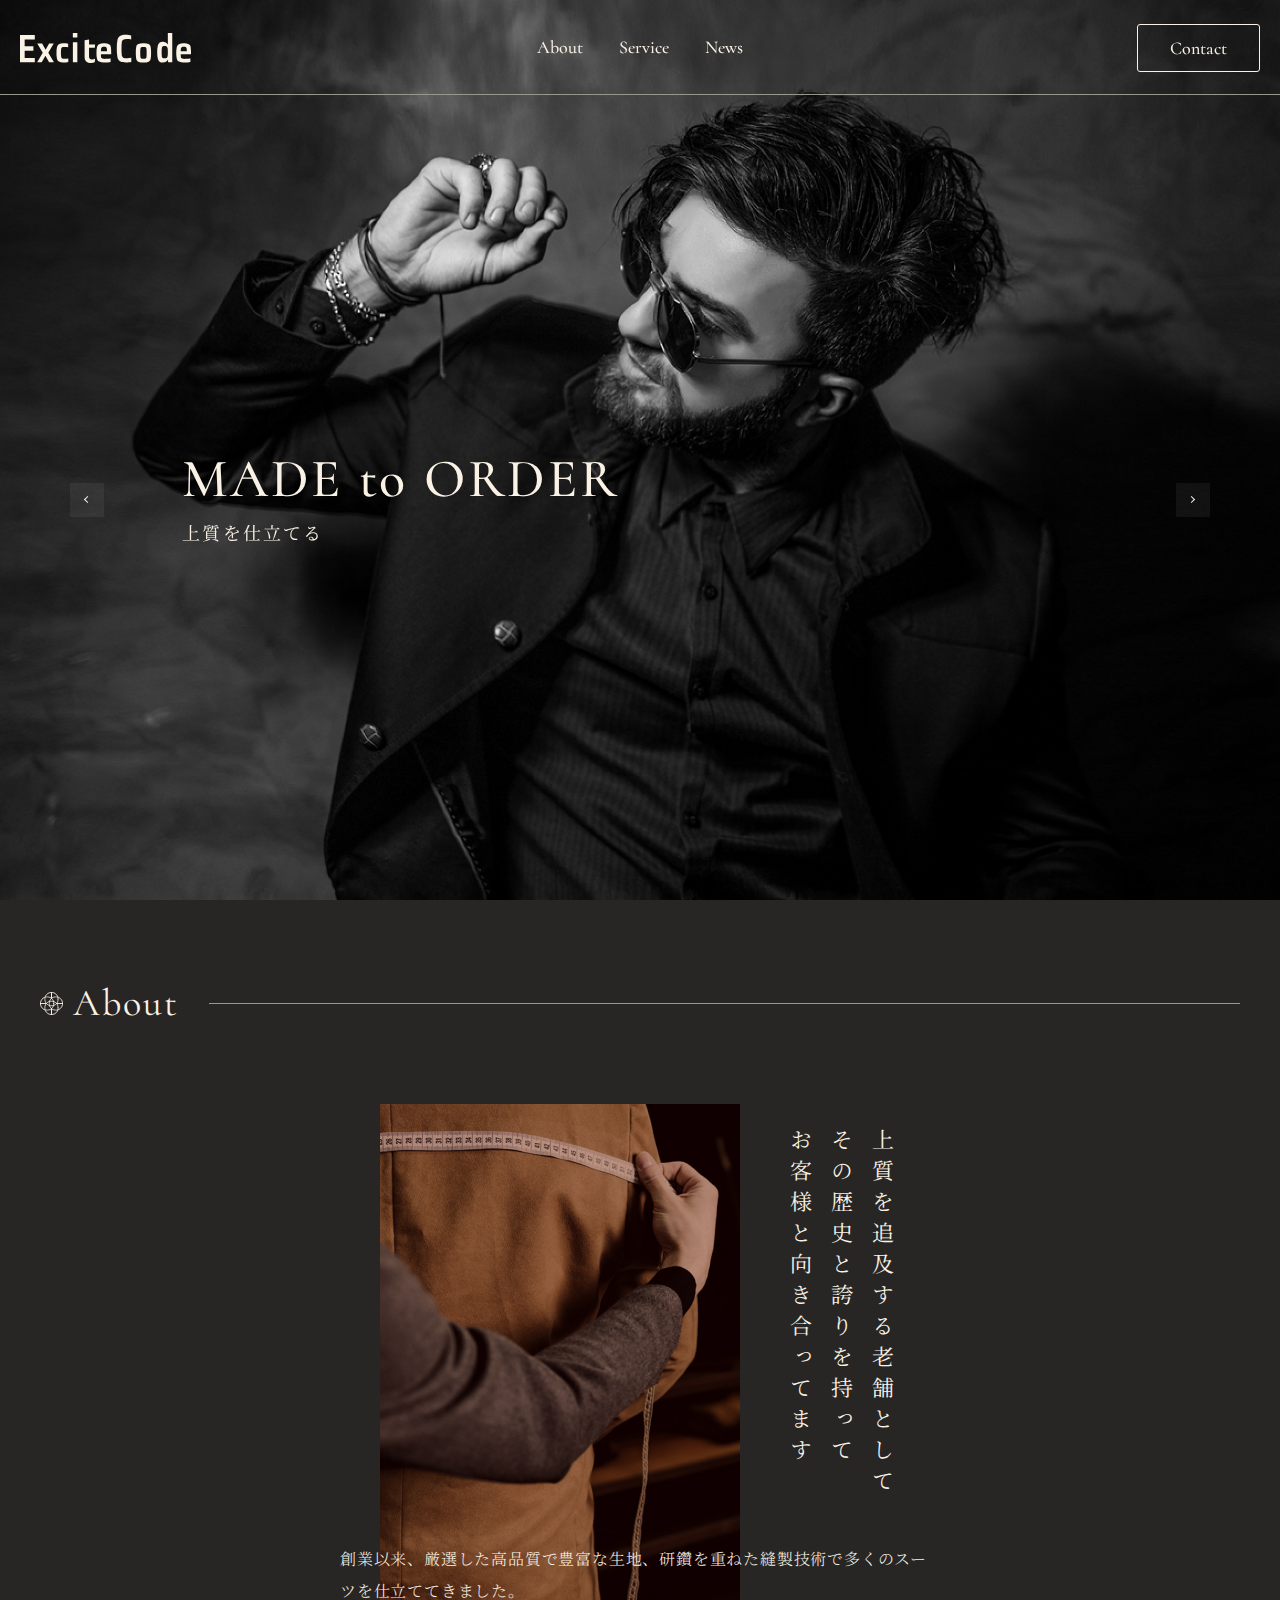
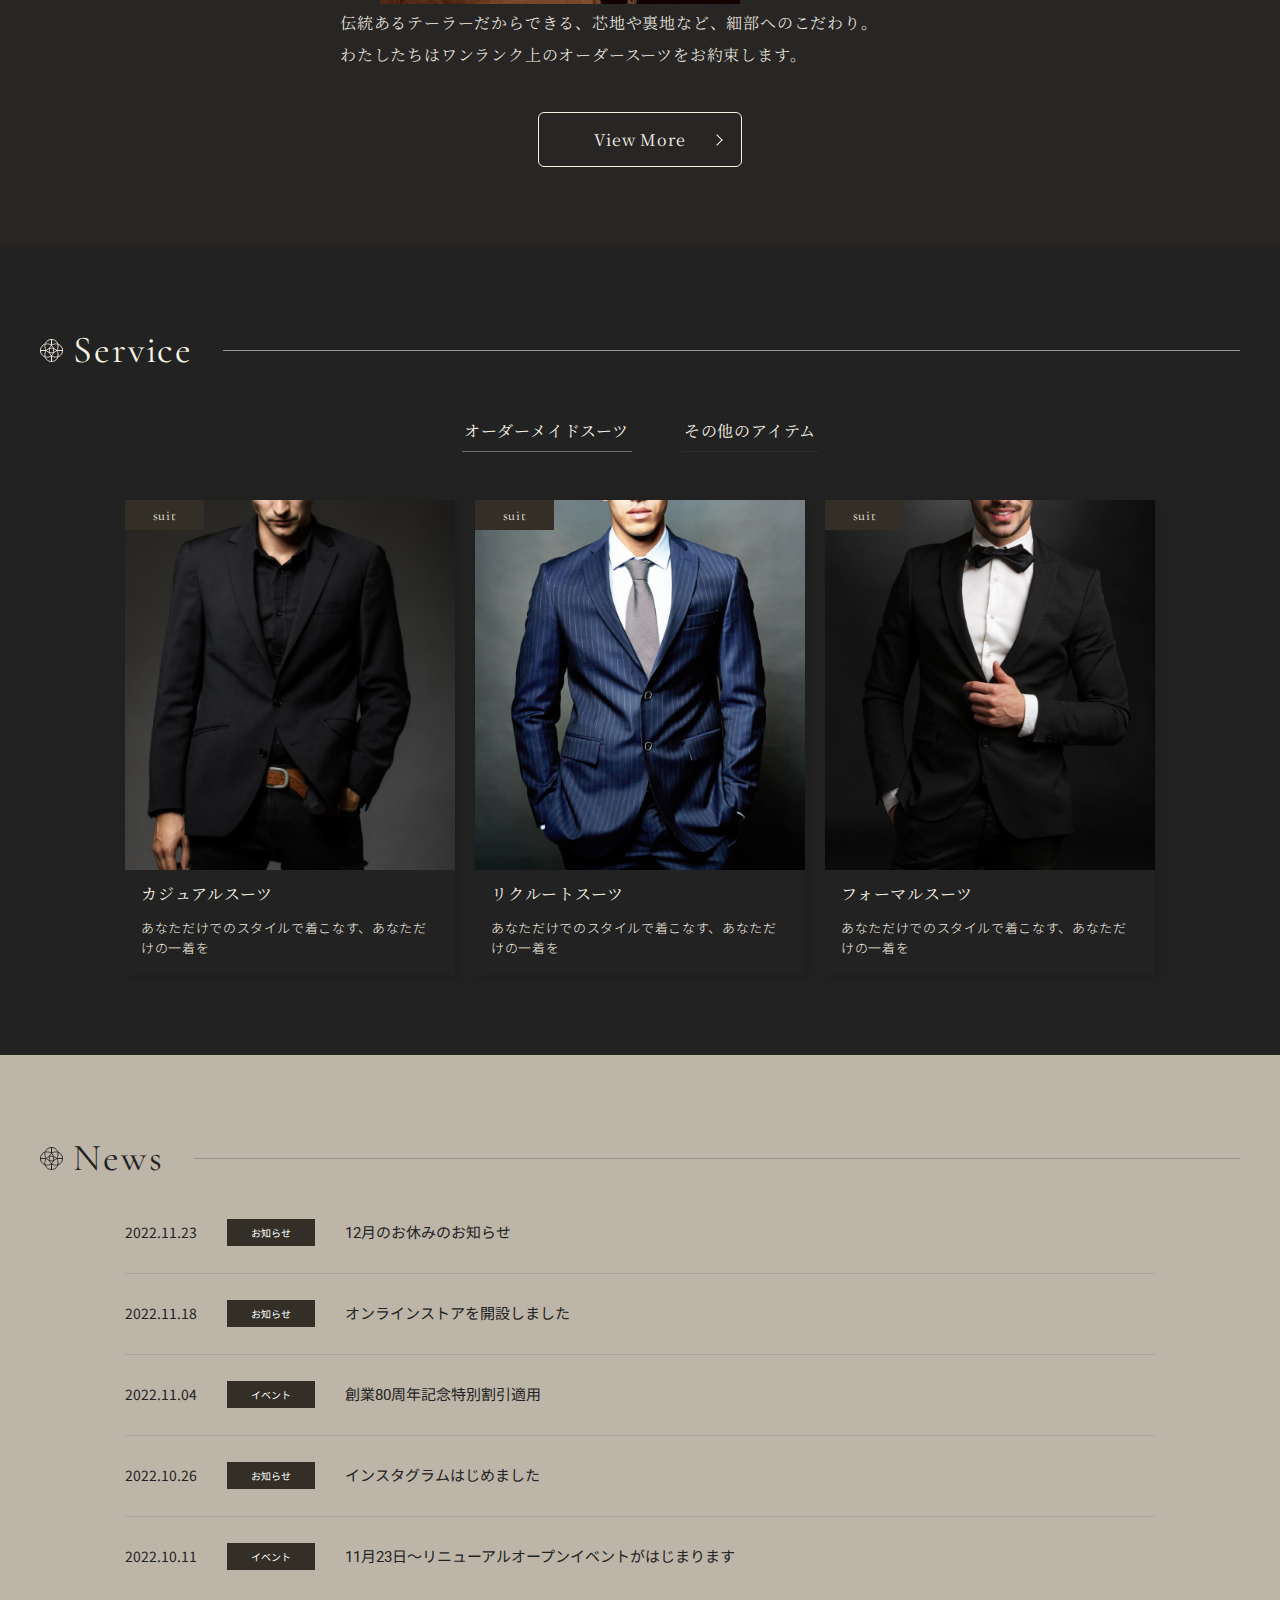
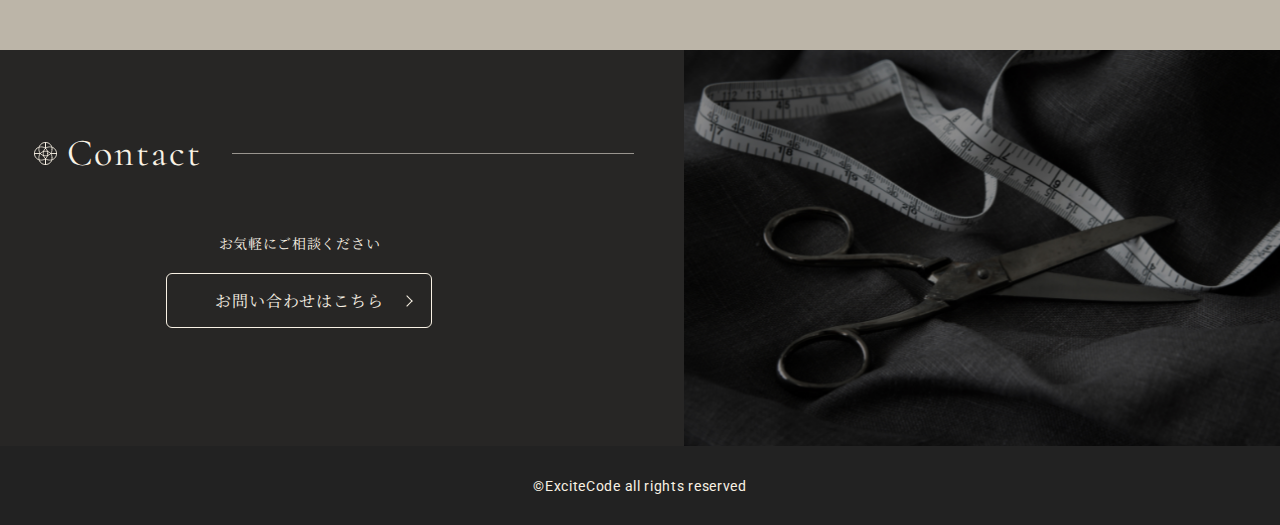
<file: index.html>
<!DOCTYPE html>
<html lang="ja">

<head>
  <meta name="robots" content="noindex,nofollow">
  <meta charset="UTF-8">
  <meta name="viewport" content="width=device-width,initial-scale=1.0">
  <meta name="format-detection" content="telephone=no">
  <!-- meta情報 -->
  <title>ExciteCode4</title>
  <meta name="description" content="ExciteCodeは、伝統あるテーラーだからできる、芯地や裏地など、細部へこだわります。わたしたちはワンランク上のオーダースーツをお約束します。">
  <meta name="keywords" content="ExciteCode,オーダーメイドスーツ,ネクタイ">
  <!-- ogp -->
  <meta property="og:title" content="ExciteCode4">
  <meta property="og:type" content="website">
  <meta property="og:url" content="https://akihiro-210.com/test.akihiro-210.com/test-1/">
  <meta property="og:image" content="https://akihiro-210.com/test.akihiro-210.com/test-1/images/fv-img1.jpg">
  <meta property="og:site_name" content="ExciteCode4">
  <meta property="og:description" content="ExciteCodeは、伝統あるテーラーだからできる、芯地や裏地など、細部へこだわります。わたしたちはワンランク上のオーダースーツをお約束します。">
  <meta name="twitter:card" content="summary">
  <!-- ファビコン -->
  <link rel="icon" href="./images/favicon.ico">

  <!-- Google Fonts -->
  <link rel="preconnect" href="https://fonts.googleapis.com">
  <link rel="preconnect" href="https://fonts.gstatic.com" crossorigin>
  <link href="https://fonts.googleapis.com/css2?family=Cormorant:ital,wght@0,300..700;1,300..700&family=Noto+Sans+JP:wght@100..900&family=Noto+Serif+JP:wght@200..900&family=Roboto:ital,wdth,wght@0,75..100,100..900;1,75..100,100..900&display=swap" rel="stylesheet">
  <!-- css -->
  <link rel="stylesheet" href="https://cdn.jsdelivr.net/npm/swiper@8/swiper-bundle.min.css">
  <link rel="stylesheet" href="./css/style.css">

  <!-- JavaScript -->
  <script src="https://code.jquery.com/jquery-3.6.1.min.js" integrity="sha256-o88AwQnZB+VDvE9tvIXrMQaPlFFSUTR+nldQm1LuPXQ=" crossorigin="anonymous" defer></script>
  <script src="https://cdn.jsdelivr.net/npm/swiper@8/swiper-bundle.min.js" defer></script>
  <script src="./js/script.js" defer></script>
</head>

<body>
  <header class="header js-header">
    <div class="header__inner">
      <h1 class="header__name"><a href="./index.html"><img class="header__logo" src="./images/icon-img.svg" alt="ExciteCode"></a></h1>
      <nav class="header__nav md-none">
        <ul class="header__items">
          <li class="header__item"><a href="#about" class="nav__item header__link">About</a></li>
          <li class="header__item"><a href="#service" class="nav__item header__link">Service</a></li>
          <li class="header__item"><a href="#news" class="nav__item header__link">News</a></li>
        </ul>
      </nav>
      <a href="./contact.html" class="header__link header__link--contact md-none">Contact</a>
    </div>

    <!-- hamburger menu -->
    <button class="hamburger js-hamburger md-show" aria-label="drawer-menu-open">
      <span></span>
      <span></span>
      <span></span>
    </button>

    <!-- drawer menu -->
    <div class="drawer-menu js-drawer">
      <div class="drawer-menu__inner">
        <ul class="drawer-menu__items">
          <li class="drawer-menu__item"><a href="#about" class="drawer-menu__link drawer-menu__icon">About</a></li>
          <li class="drawer-menu__item"><a href="#service" class="drawer-menu__link drawer-menu__icon">Service</a></li>
          <li class="drawer-menu__item"><a href="#news" class="drawer-menu__link drawer-menu__icon">News</a></li>
          <li class="drawer-menu__item "><a href="./contact.html" class="drawer-menu__link drawer-menu__link--contact">Contact</a></li>
        </ul>
      </div>
    </div>
  </header>

  <main>
    <!-- ファーストビュー -->
    <div class="fv">
      <div class="fv__inner">
        <div class="fv__swiper swiper">
          <div class="swiper-wrapper">
            <div class="swiper-slide">
              <picture>
                <source srcset="./images/fv-img1.jpg" media="(min-width:768px)">
                <img src="./images/fv-sp-img1.jpg" alt="スーツを着た男性が今にもサングラスを外そうとしている様子" width="1440" height="814">
              </picture>
            </div>
            <div class="swiper-slide">
              <picture>
                <source srcset="./images/fv-img2.jpg" media="(min-width:768px)">
                <img src="./images/fv-sp-img2.jpg" alt="スーツを着た男性が腕時計を外そうとしている様子" width="1440" height="814">
              </picture>
            </div>
            <div class="swiper-slide">
              <picture>
                <source srcset="./images/fv-img3.jpg" media="(min-width:768px)">
                <img src="./images/fv-sp-img3.jpg" alt="スーツを着た男性が上着の腰の部分を握っている様子" width="1440" height="814">
              </picture>
            </div>
          </div>
          <div class="swiper-pagination"></div>
          <div class="swiper-button-prev md-none"></div>
          <div class="swiper-button-next md-none"></div>
        </div>
        <div class="fv__wrap">
          <p class="fv__text--large text">MADE&nbsp;to&nbsp;ORDER</p>
          <p class="fv__text--small text">上質を仕立てる</p>
        </div>
      </div>
    </div>

    <!-- アバウトセクション -->
    <section data-id="about" id="about" class="about">
      <div class="about__inner inner">
        <h2 class="about__title section-title">About</h2>
        <div class="about__wrap">
          <div class="about__box">
            <div class="about__box-img">
              <img src="./images/about-img.jpg" alt="メジャーを背広に当てて採寸している様子" class="about__img" loading="lazy" width="360" height="500">
            </div>
            <div class="about__box-text">
              <p class="about__text-vertical text">上質を追及する<br class="md-show">老舗として<br>その歴史と<br class="md-show">誇りを持って<br>お客様と<br class="md-show">向き合ってます</p>
            </div>
          </div>
          <p class="about__text text">創業以来、厳選した高品質で豊富な生地、研鑽を重ねた縫製技術で多くのスーツを仕立ててきました。<br>伝統あるテーラーだからできる、芯地や裏地など、細部へのこだわり。<br>わたしたちはワンランク上のオーダースーツをお約束します。</p>
          <a href="./about.html" class="about__button button">View&nbsp;More</a>
        </div>
      </div>
    </section>
    <!-- サービスセクション -->
    <section data-id="service" id="service" class="service">
      <div class="service__inner inner">
        <h2 class="service__title section-title">Service</h2>
        <div class="service__tab tab">
          <div class="tab__list">
            <button class="tab__button tab__button1 js-tab-button is-active" aria-label="tab-change">オーダーメイドスーツ</button>
            <button class="tab__button tab__button2 js-tab-button" aria-label="tab-change">その他のアイテム</button>
          </div>
          <div class="tab__contents">
            <div class="tab__content tab__content1 js-tab-content is-active">
              <ul class="service__cards">
                <li class="service__card card">
                  <div class="card__img-body">
                    <span class="card__img-tag">suit</span>
                    <img src="./images/service-suit-img1.jpg" alt="カジュアルスーツ" class="card__img" loading="lazy" width="330" height="370">
                  </div>
                  <div class="card__body">
                    <p class="card__name text">カジュアルスーツ</p>
                    <p class="card__text text">あなただけでのスタイルで着こなす、あなただけの一着を</p>
                  </div>
                </li>
                <li class="service__card card">
                  <div class="card__img-body">
                    <span class="card__img-tag">suit</span>
                    <img src="./images/service-suit-img2.jpg" alt="リクルートスーツ" class="card__img" loading="lazy" width="330" height="370">
                  </div>
                  <div class="card__body">
                    <p class="card__name text">リクルートスーツ</p>
                    <p class="card__text text">あなただけでのスタイルで着こなす、あなただけの一着を</p>
                  </div>
                </li>
                <li class="service__card card">
                  <div class="card__img-body">
                    <span class="card__img-tag">suit</span>
                    <img src="./images/service-suit-img3.jpg" alt="フォーマルスーツ" class="card__img" loading="lazy" width="330" height="370">
                  </div>
                  <div class="card__body">
                    <p class="card__name text">フォーマルスーツ</p>
                    <p class="card__text text">あなただけでのスタイルで着こなす、あなただけの一着を</p>
                  </div>
                </li>
              </ul>
            </div>
            <div class="tab__content tab__content2 js-tab-content">
              <ul class="service__cards">
                <li class="service__card card">
                  <div class="card__img-body">
                    <span class="card__img-tag">other</span>
                    <img src="./images/service-ohter-img1.jpg" alt="シューズ" class="card__img" loading="lazy" width="330" height="370">
                  </div>
                  <div class="card__body">
                    <p class="card__name text">シューズ</p>
                    <p class="card__text text">あなただけでのスタイルで着こなす、あなただけの一着を</p>
                  </div>
                </li>
                <li class="service__card card">
                  <div class="card__img-body">
                    <span class="card__img-tag">other</span>
                    <img src="./images/service-other-img2.jpg" alt="ネクタイ" class="card__img" loading="lazy" width="330" height="370">
                  </div>
                  <div class="card__body">
                    <p class="card__name text">ネクタイ</p>
                    <p class="card__text text">あなただけでのスタイルで着こなす、あなただけの一着を</p>
                  </div>
                </li>
                <li class="service__card card">
                  <div class="card__img-body">
                    <span class="card__img-tag">other</span>
                    <img src="./images/service-other-img3.jpg" alt="フォーマルバッグ" class="card__img" loading="lazy" width="330" height="370">
                  </div>
                  <div class="card__body">
                    <p class="card__name text">フォーマルバッグ</p>
                    <p class="card__text text">あなただけでのスタイルで着こなす、あなただけの一着を</p>
                  </div>
                </li>
              </ul>
            </div>
          </div>
        </div>
      </div>
    </section>
    <!-- ニュースセクション -->
    <section data-id="news" id="news" class="news">
      <div class="news__inner inner">
        <h2 class="news__title section-title-reverse">News</h2>
        <ul class="news__items">
          <li class="news__item">
            <a href="#" class="news__item-link">
              <div class="news__item-box">
                <time class="news__item-date" datetime="2022-11-23">2022.11.23</time>
                <p class="news__item-tag">お知らせ</p>
              </div>
              <p class="news__item-title">12月のお休みのお知らせ</p>
            </a>
          </li>
          <li class="news__item">
            <a href="#" class="news__item-link">
              <div class="news__item-box">
                <time class="news__item-date" datetime="2022-11-18">2022.11.18</time>
                <p class="news__item-tag">お知らせ</p>
              </div>
              <p class="news__item-title">オンラインストアを開設しました</p>
            </a>
          </li>
          <li class="news__item">
            <a href="#" class="news__item-link">
              <div class="news__item-box">
                <time class="news__item-date" datetime="2022-11-04">2022.11.04</time>
                <p class="news__item-tag">イベント</p>
              </div>
              <p class="news__item-title">創業80周年記念特別割引適用</p>
            </a>
          </li>
          <li class="news__item">
            <a href="#" class="news__item-link">
              <div class="news__item-box">
                <time class="news__item-date" datetime="2022-10-26">2022.10.26</time>
                <p class="news__item-tag">お知らせ</p>
              </div>
              <p class="news__item-title">インスタグラムはじめました</p>
            </a>
          </li>
          <li class="news__item">
            <a href="#" class="news__item-link">
              <div class="news__item-box">
                <time class="news__item-date" datetime="2022-10-11">2022.10.11</time>
                <p class="news__item-tag">イベント</p>
              </div>
              <p class="news__item-title">11月23日～リニューアルオープンイベントがはじまります</p>
            </a>
          </li>
        </ul>
      </div>
    </section>
    <!-- コンタクトセクション -->
    <section class="contact">
      <div class="contact__container1">
        <div class="contact__inner">
          <h2 class="contact__title section-title">Contact</h2>
          <div class="contact__text-box">
            <p class="contact__text text">お気軽にご相談ください</p>
            <a href="./contact.html" class="contact__button button">お問い合わせはこちら</a>
          </div>
        </div>
       </div>
       <div class="contact__container2">
       </div>
    </section>
  </main>

  <footer class="footer">
    <small class="footer__copyright">&copy;ExciteCode&nbsp;all&nbsp;rights&nbsp;reserved</small>
  </footer>

</body>

</html>
</file>
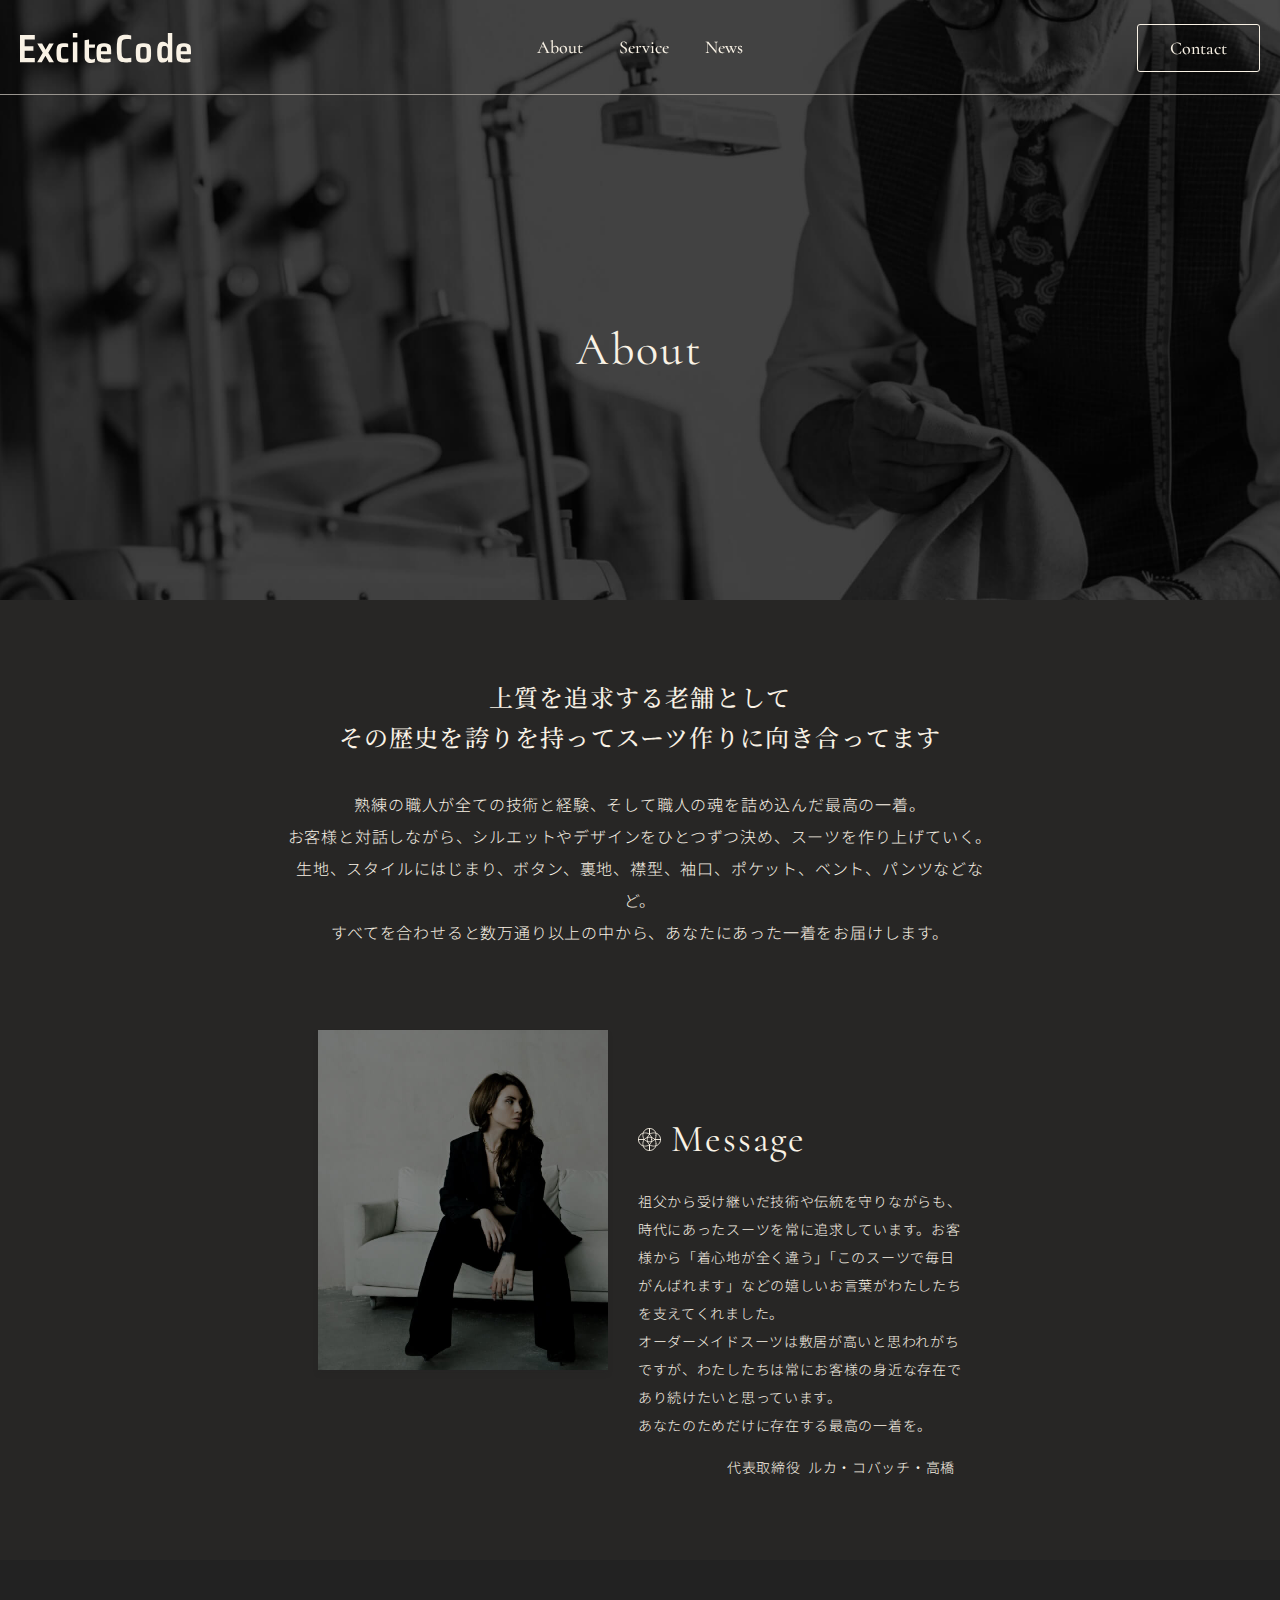
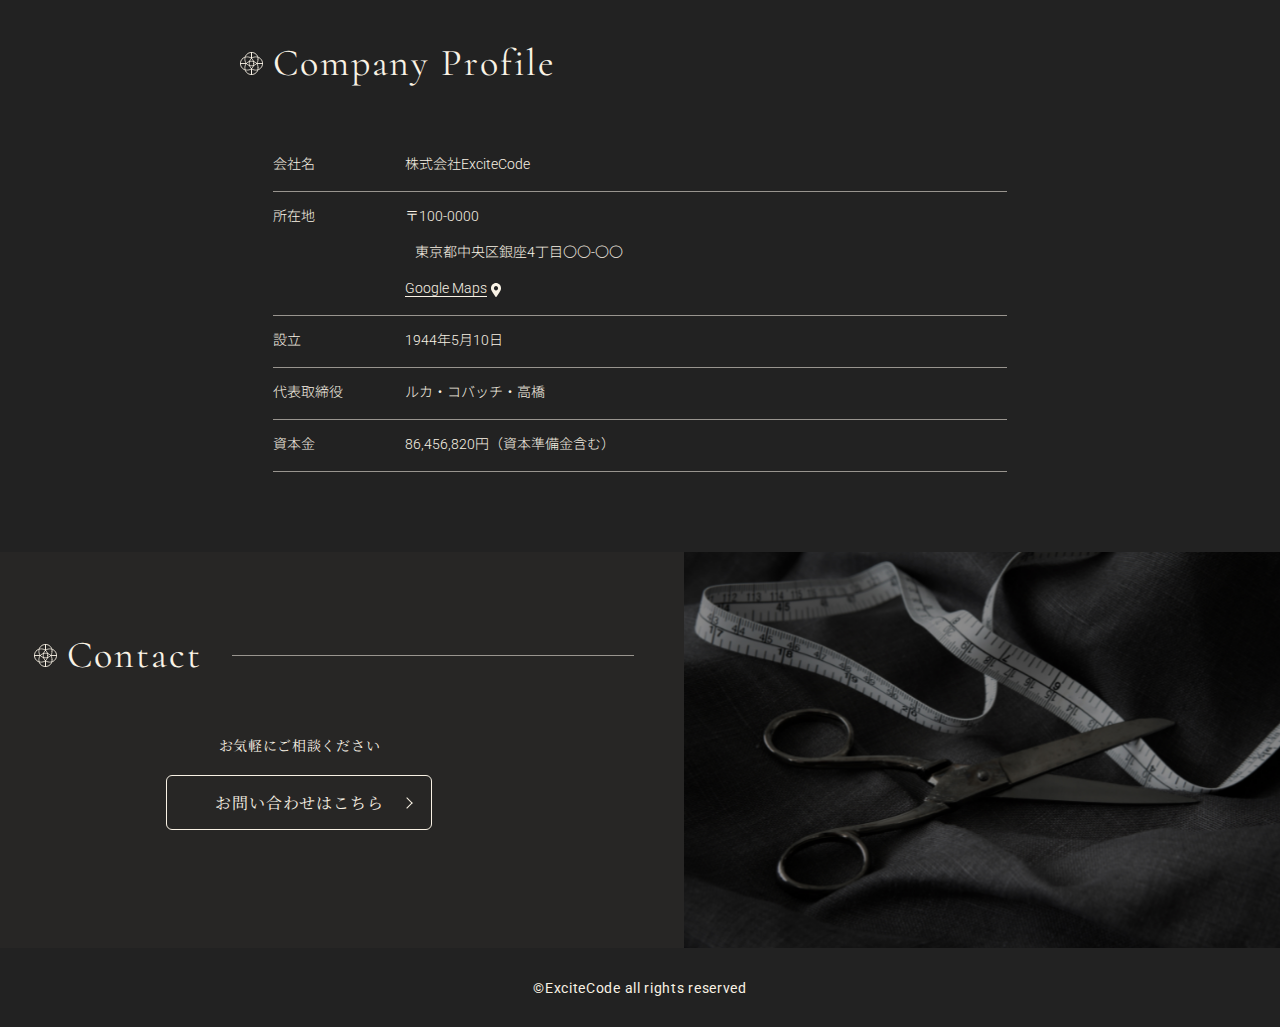
<file: about.html>
<!DOCTYPE html>
<html lang="ja">

<head>
  <meta name="robots" content="noindex,nofollow">
  <meta charset="UTF-8">
  <meta name="viewport" content="width=device-width,initial-scale=1.0">
  <meta name="format-detection" content="telephone=no">
  <!-- meta情報 -->
  <title>ExciteCode4</title>
  <meta name="description" content="ExciteCodeは、伝統あるテーラーだからできる、芯地や裏地など、細部へこだわります。わたしたちはワンランク上のオーダースーツをお約束します。">
  <meta name="keywords" content="ExciteCode,オーダーメイドスーツ,ネクタイ">
  <!-- ogp -->
  <meta property="og:title" content="ExciteCode4">
  <meta property="og:type" content="website">
  <meta property="og:url" content="https://akihiro-210.com/test.akihiro-210.com/masata-html/">
  <meta property="og:image" content="https://akihiro-210.com/test.akihiro-210.com/masata-html/images/fv-img1.jpg">
  <meta property="og:site_name" content="ExciteCode4">
  <meta property="og:description" content="ExciteCodeは、伝統あるテーラーだからできる、芯地や裏地など、細部へこだわります。わたしたちはワンランク上のオーダースーツをお約束します。">
  <meta name="twitter:card" content="summary">
  <!-- ファビコン -->
  <link rel="icon" href="./images/favicon.ico">

  <!-- Google Fonts -->
  <link rel="preconnect" href="https://fonts.googleapis.com">
  <link rel="preconnect" href="https://fonts.gstatic.com" crossorigin>
  <link href="https://fonts.googleapis.com/css2?family=Cormorant:ital,wght@0,300..700;1,300..700&family=Noto+Sans+JP:wght@100..900&family=Noto+Serif+JP:wght@200..900&family=Roboto:ital,wdth,wght@0,75..100,100..900;1,75..100,100..900&display=swap" rel="stylesheet">
  <!-- css -->
  <link rel="stylesheet" href="https://cdn.jsdelivr.net/npm/swiper@8/swiper-bundle.min.css">
  <link rel="stylesheet" href="./css/style.css">

  <!-- JavaScript -->
  <script src="https://code.jquery.com/jquery-3.6.1.min.js" integrity="sha256-o88AwQnZB+VDvE9tvIXrMQaPlFFSUTR+nldQm1LuPXQ=" crossorigin="anonymous" defer></script>
  <script src="https://cdn.jsdelivr.net/npm/swiper@8/swiper-bundle.min.js" defer></script>
  <script src="./js/script.js" defer></script>
</head>

<body>
  <header class="header js-header">
    <div class="header__inner">
      <h1 class="header__name"><a href="./index.html"><img class="header__logo" src="./images/icon-img.svg" alt="ExciteCode"></a></h1>
      <nav class="header__nav md-none">
        <ul class="header__items">
          <li class="header__item"><a href="./index.html#about" class="nav__item header__link">About</a></li>
          <li class="header__item"><a href="./index.html#service" class="nav__item header__link">Service</a></li>
          <li class="header__item"><a href="./index.html#news" class="nav__item header__link">News</a></li>
        </ul>
      </nav>
      <a href="./contact.html" class="header__link header__link--contact md-none">Contact</a>
    </div>

    <!-- hamburger menu -->
    <div class="hamburger js-hamburger md-show">
      <span></span>
      <span></span>
      <span></span>
    </div>

    <!-- drawer menu -->
    <div class="drawer-menu js-drawer">
      <div class="drawer-menu__inner">
        <ul class="drawer-menu__items">
          <li class="drawer-menu__item"><a href="./index.html#about" class="drawer-menu__link drawer-menu__icon">About</a></li>
          <li class="drawer-menu__item"><a href="./index.html#service" class="drawer-menu__link drawer-menu__icon">Service</a></li>
          <li class="drawer-menu__item"><a href="./index.html#news" class="drawer-menu__link drawer-menu__icon">News</a></li>
          <li class="drawer-menu__item "><a href="./contact.html" class="drawer-menu__link drawer-menu__link--contact">Contact</a></li>
        </ul>
      </div>
    </div>
  </header>

  <main>
    <!-- アバウトファーストビュー -->
    <div class="about-fv">
      <div class="about-fv__inner">
        <div class="about-fv__slide">
          <picture>
            <source srcset="./images/fv-about-img.jpg" media="(min-width:768px)">
            <img src="./images/fv-about-sp-img.jpg" alt="ベストを着用した男性がスーツを仕立てている様子">
          </picture>
        </div>
        <h2 class="about-fv__title text">About</h2>
      </div>
    </div>
    <!-- メッセージセクション -->
    <section class="message">
      <div class="message__inner inner-mini">
        <div class="message__textbox">
          <p class="message__heading-main text">上質を追求する老舗として<br>その歴史を誇りを持って<br class="md-show">スーツ作りに向き合ってます</p>
          <p class="message__heading-sub text">熟練の職人が全ての技術と経験、そして職人の魂を詰め込んだ最高の一着。<br>お客様と対話しながら、シルエットやデザインをひとつずつ決め、スーツを作り上げていく。<br>生地、スタイルにはじまり、ボタン、裏地、襟型、袖口、ポケット、ベント、パンツなどなど。<br>すべてを合わせると数万通り以上の中から、あなたにあった一着をお届けします。</p>
        </div>
        <div class="message__container">
          <div class="message__img">
            <img src="./images/message-img.jpg" alt="代表取締役ルカ・コバッチ・高橋の写真">
          </div>
          <div class="message__body">
            <h3 class="message__title section-title section-line-none">Message</h3>
            <p class="message__text text">祖父から受け継いだ技術や伝統を守りながらも、時代にあったスーツを常に追求しています。お客様から「着心地が全く違う」「このスーツで毎日がんばれます」などの嬉しいお言葉がわたしたちを支えてくれました。<br>オーダーメイドスーツは敷居が高いと思われがちですが、わたしたちは常にお客様の身近な存在であり続けたいと思っています。<br><span class="md-none">あなたのためだけに存在する最高の一着を。</span></p>
            <p class="message__sign text">代表取締役&nbsp;&nbsp;ルカ・コバッチ・高橋</p>
          </div>
        </div>
      </div>
    </section>
    <!-- 会社概要 -->
    <section class="company">
      <div class="company__inner inner-mini">
        <h3 class="company__title section-title section-line-none">Company&nbsp;Profile</h3>
        <ul class="company__items">
          <li class="company__item">
            <p class="company__name text">会社名</p>
            <p class="company__text text">株式会社ExciteCode</p>
          </li>
          <li class="company__item">
            <p class="company__name text">所在地</p>
            <div class="company__textbox">
              <p class="company__text text">〒100-0000</p>
              <p class="company__text-2 text">東京都中央区銀座4丁目〇〇-〇〇</p>
              <div class="company__map-icon modal-open-button js-modal-open text"><p><span class="company__map-underline">Google Maps</span></p></div>
            </div>
          </li>
          <li class="company__item">
            <p class="company__name text">設立</p>
            <p class="company__text text">1944年5月10日</p>
          </li>
          <li class="company__item">
            <p class="company__name text">代表取締役</p>
            <p class="company__text text">ルカ・コバッチ・高橋</p>
          </li>
          <li class="company__item">
            <p class="company__name text">資本金</p>
            <p class="company__text text">86,456,820円（資本準備金含む）</p>
          </li>
        </ul>
        <div class="company__modal modal js-modal">
          <div class="modal__body">
            <div class="modal__textbox">
              <p class="modal__text">株式会社ExciteCode</p>
              <span class="modal__close-button js-modal__close"></span>
            </div>
            <div class="modal__map js-modal-content">
              <iframe src="https://www.google.com/maps/embed?pb=!1m14!1m12!1m3!1d1881.5270495128932!2d139.7677244545353!3d35.69804875905409!2m3!1f0!2f0!3f0!3m2!1i1024!2i768!4f13.1!5e0!3m2!1sja!2sjp!4v1741764877402!5m2!1sja!2sjp" style="border:0;" allowfullscreen="" loading="lazy" referrerpolicy="no-referrer-when-downgrade"></iframe>
            </div>
          </div>
        </div>
      </div>
    </section>
    <!-- コンタクトセクション -->
    <section class="contact">
      <div class="contact__container1">
        <div class="contact__inner">
          <h3 class="contact__title section-title">Contact</h3>
          <div class="contact__text-box">
            <p class="contact__text text">お気軽にご相談ください</p>
            <a href="./contact.html" class="contact__button button">お問い合わせはこちら</a>
          </div>
        </div>
       </div>
       <div class="contact__container2">
       </div>
    </section>
  </main>

  <footer class="footer">
    <small class="footer__copyright">&copy;ExciteCode&nbsp;all&nbsp;rights&nbsp;reserved</small>
  </footer>

</body>

</html>
</file>
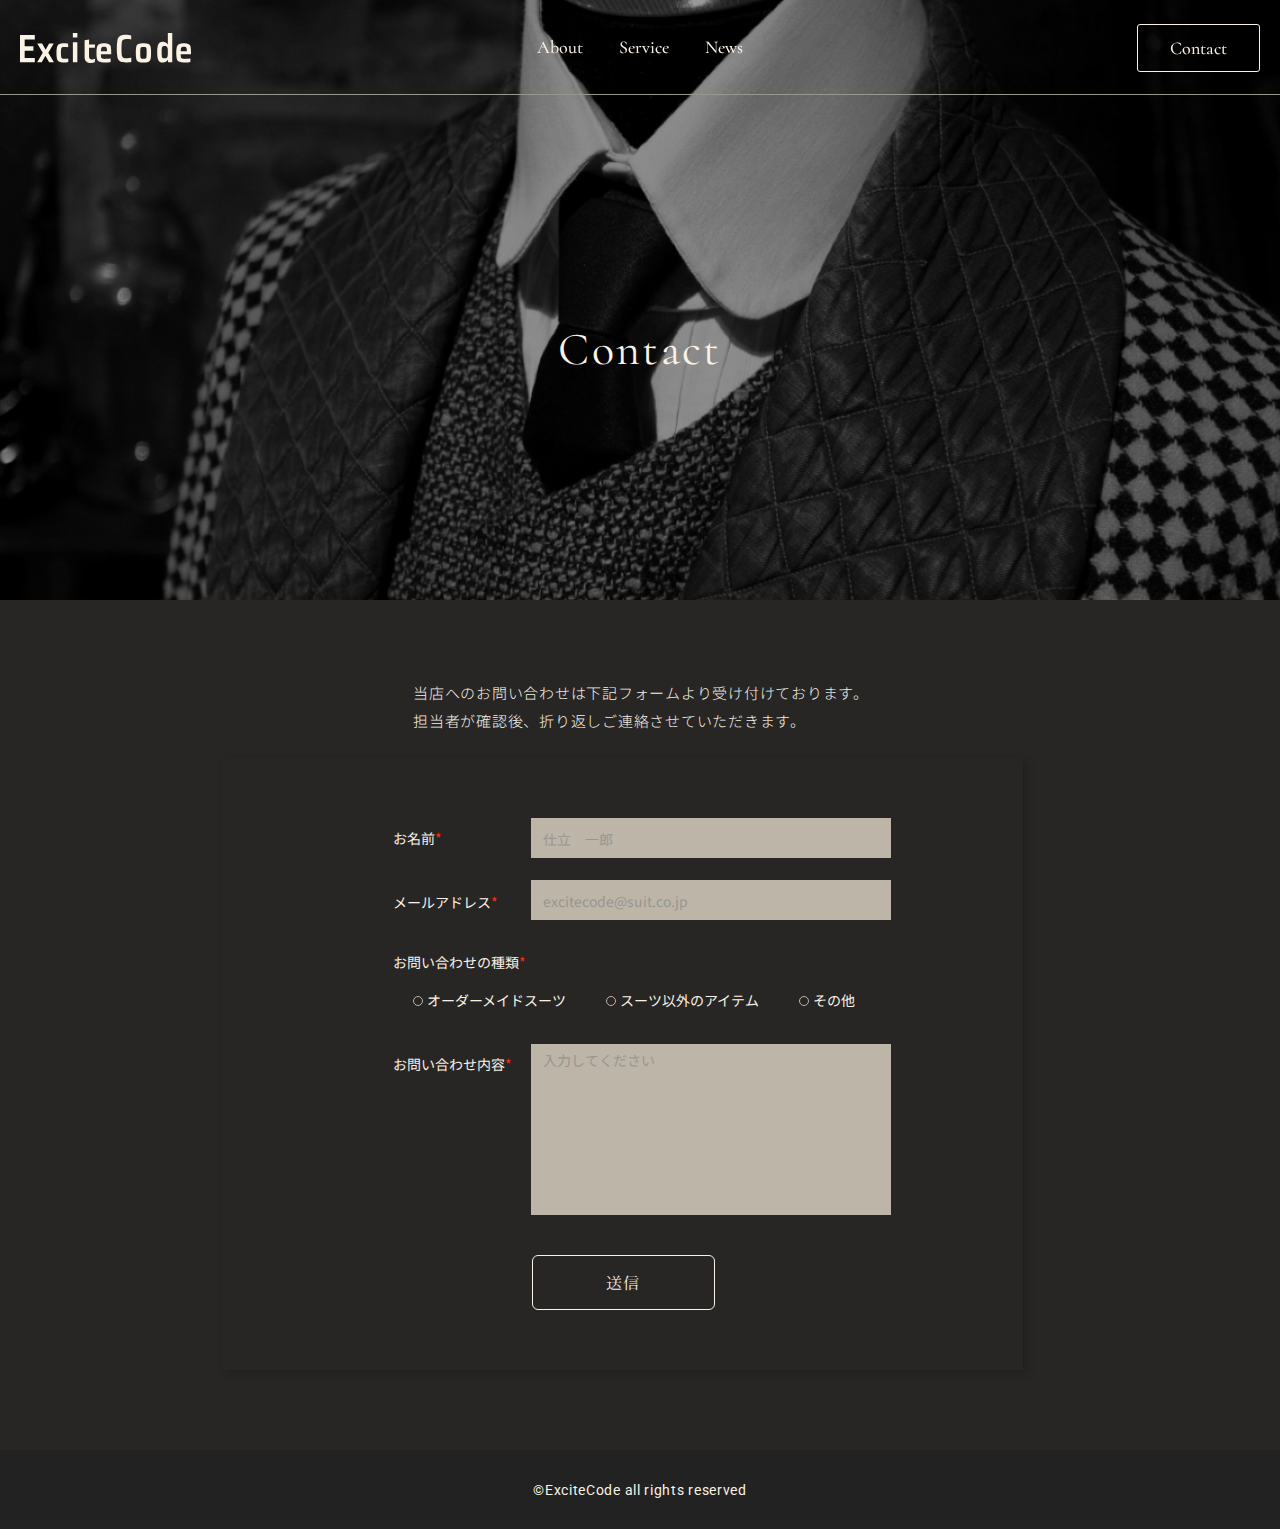
<file: contact.html>
<!DOCTYPE html>
<html lang="ja">

<head>
  <meta name="robots" content="noindex,nofollow">
  <meta charset="UTF-8">
  <meta name="viewport" content="width=device-width,initial-scale=1.0">
  <meta name="format-detection" content="telephone=no">
  <!-- meta情報 -->
  <title>ExciteCode4</title>
  <meta name="description" content="ExciteCodeは、伝統あるテーラーだからできる、芯地や裏地など、細部へこだわります。わたしたちはワンランク上のオーダースーツをお約束します。">
  <meta name="keywords" content="ExciteCode,オーダーメイドスーツ,ネクタイ">
  <!-- ogp -->
  <meta property="og:title" content="ExciteCode4">
  <meta property="og:type" content="website">
  <meta property="og:url" content="https://akihiro-210.com/test.akihiro-210.com/test-1/">
  <meta property="og:image" content="https://akihiro-210.com/test.akihiro-210.com/test-1/images/fv-img1.jpg">
  <meta property="og:site_name" content="ExciteCode4">
  <meta property="og:description" content="ExciteCodeは、伝統あるテーラーだからできる、芯地や裏地など、細部へこだわります。わたしたちはワンランク上のオーダースーツをお約束します。">
  <meta name="twitter:card" content="summary">
  <!-- ファビコン -->
  <link rel="icon" href="./images/favicon.ico">

  <!-- Google Fonts -->
  <link rel="preconnect" href="https://fonts.googleapis.com">
  <link rel="preconnect" href="https://fonts.gstatic.com" crossorigin>
  <link href="https://fonts.googleapis.com/css2?family=Cormorant:ital,wght@0,300..700;1,300..700&family=Noto+Sans+JP:wght@100..900&family=Noto+Serif+JP:wght@200..900&family=Roboto:ital,wdth,wght@0,75..100,100..900;1,75..100,100..900&display=swap" rel="stylesheet">
  <!-- css -->
  <link rel="stylesheet" href="https://cdn.jsdelivr.net/npm/swiper@8/swiper-bundle.min.css">
  <link rel="stylesheet" href="./css/style.css">

  <!-- JavaScript -->
  <script src="https://code.jquery.com/jquery-3.6.1.min.js" integrity="sha256-o88AwQnZB+VDvE9tvIXrMQaPlFFSUTR+nldQm1LuPXQ=" crossorigin="anonymous" defer></script>
  <script src="https://cdn.jsdelivr.net/npm/swiper@8/swiper-bundle.min.js" defer></script>

  <script src="./js/script.js" defer></script>
</head>

<body>
  <header class="header js-header">
    <div class="header__inner">
      <h1 class="header__name"><a href="./index.html"><img class="header__logo" src="./images/icon-img.svg" alt="ExciteCode"></a></h1>
      <nav class="header__nav md-none">
        <ul class="header__items">
          <li class="header__item"><a href="./index.html#about" class="nav__item header__link">About</a></li>
          <li class="header__item"><a href="./index.html#service" class="nav__item header__link">Service</a></li>
          <li class="header__item"><a href="./index.html#news" class="nav__item header__link">News</a></li>
        </ul>
      </nav>
      <a href="./contact.html" class="header__link header__link--contact md-none">Contact</a>
    </div>

    <!-- hamburger menu -->
    <div class="hamburger js-hamburger md-show">
      <span></span>
      <span></span>
      <span></span>
    </div>

    <!-- drawer menu -->
    <div class="drawer-menu js-drawer">
      <div class="drawer-menu__inner">
        <ul class="drawer-menu__items">
          <li class="drawer-menu__item"><a href="./about.html" class="drawer-menu__link drawer-menu__icon">About</a></li>
          <li class="drawer-menu__item"><a href="./index.html#service" class="drawer-menu__link drawer-menu__icon">Service</a></li>
          <li class="drawer-menu__item"><a href="./index.html#news" class="drawer-menu__link drawer-menu__icon">News</a></li>
          <li class="drawer-menu__item "><a href="./contact.html" class="drawer-menu__link drawer-menu__link--contact">Contact</a></li>
        </ul>
      </div>
    </div>
  </header>

  <main>
    <!-- コンタクトファーストビュー -->
    <div class="about-fv">
      <div class="about-fv__inner">
        <div class="about-fv__slide">
          <picture>
            <source srcset="./images/fv-contact-img.jpg" media="(min-width:768px)">
            <img src="./images/fv-contact-sp-img.jpg" alt="スーツを着用したマネキンの上半身の写真" width="1440px" height="543px">
          </picture>
        </div>
        <h2 class="about-fv__title text">Contact</h2>
      </div>
    </div>
    <!-- コンタクトフォームセクション -->
    <div class="contact-form">
      <div class="contact-form__inner">
        <div class="contact-form__textbox">
          <p class="contact-form__heading text">当店へのお問い合わせは下記フォームより受け付けております。<br class="md-none">担当者が確認後、折り返しご連絡させていただきます。</p>
        </div>
      </div>
        <div class="form__inner">
          <form action="#" class="contact-form-box form">
            <ul class="form__list text">
              <li class="form__item form__item-name">
                <dl>
                  <dt class="form__label">
                    <p class="form__label-text">お名前</p>
                  </dt>
                  <dd class="form__input">
                    <input type="text" class="form__input-text" name="お名前" placeholder="仕立　一郎">
                  </dd>
                </dl>
              </li>
              <li class="form__item form__item-mail">
                <dl>
                  <dt class="form__label">
                    <p class="form__label-text">メールアドレス</p>
                  </dt>
                  <dd class="form__input">
                    <input type="email" class="form__input-text" name="メールアドレス" placeholder="excitecode@suit.co.jp">
                  </dd>
                </dl>
              </li>
              <li class="form__item radio form__item-radio">
                <dl>
                  <dt class="radio__label">
                    <p class="form__label-text">お問い合わせの種類</p>
                  </dt>
                  <dd class="radio__input">
                    <label for="select1" class="radio__input-text">
                      <input type="radio" id="select1" class="radio__input-button" name="問い合わせ種類" value="order-made">オーダーメイドスーツ</label>
                    <label for="select2" class="radio__input-text">
                      <input type="radio" id="select2" class="radio__input-button" name="問い合わせ種類" value="other-item">スーツ以外のアイテム</label>
                    <label for="select3" class="radio__input-text">
                      <input type="radio" id="select3" class="radio__input-button" name="問い合わせ種類" value="others">その他</label>
                  </dd>
                </dl>
              </li>
              <li class="form__item form__item-textarea">
                <dl>
                  <dt class="form__label form__label-textarea">
                    <p class="form__label-text">お問い合わせ内容</p>
                  </dt>
                  <dd class="form__input">
                    <textarea class="form__textarea" name="お問い合わせ内容" placeholder="入力してください"></textarea>
                  </dd>
                </dl>
              </li>
            </ul>
            <div class="contact-form__button">
              <input type="submit" class="form__button button" value="送信">
            </div>
          </form>
        </div>
    </div>
  </main>

  <footer class="footer">
    <small class="footer__copyright">&copy;ExciteCode&nbsp;all&nbsp;rights&nbsp;reserved</small>
  </footer>

</body>

</html>
</file>
<file: css/style.css>
@charset "UTF-8";
html {
  font-size: 16px;
}

body {
  font-family: "Cormorant", "Noto Serif JP", serif;
}

a[href^="tel:"] {
  pointer-events: none;
}
@media screen and (max-width: 768px) {
  a[href^="tel:"] {
    pointer-events: auto;
  }
}

a {
  transition: opacity 0.3s;
}
a:hover {
  opacity: 0.7;
}

*,
*::before,
*::after {
  box-sizing: border-box;
}

/* Remove default padding */
ul,
ol {
  padding: 0;
}

/* Remove default margin */
body,
h1,
h2,
h3,
h4,
p,
ul,
ol,
figure,
blockquote,
dl,
dd {
  margin: 0;
}

/* Set core root defaults */
/* Set core body defaults */
body {
  min-height: 100vh;
  text-rendering: optimizeSpeed;
  line-height: 1.5;
}

/* Remove list styles on ul, ol elements with a class attribute */
ul,
ol {
  list-style: none;
}

/* A elements that don't have a class get default styles */
a:not([class]) {
  -webkit-text-decoration-skip: ink;
          text-decoration-skip-ink: auto;
}

a {
  text-decoration: none;
}

/* Make images easier to work with */
img {
  max-width: 100%;
  display: block;
  width: 100%;
  height: auto;
}

/* Natural flow and rhythm in articles by default */
article > * + * {
  margin-top: 1em;
}

/* Inherit fonts for inputs and buttons */
input,
button,
textarea,
select {
  font: inherit;
}

/* Blur images when they have no alt attribute */
img:not([alt]) {
  filter: blur(10px);
}

/* フォームリセット */
input,
button,
select,
textarea {
  -webkit-appearance: none;
  -moz-appearance: none;
  appearance: none;
  background: transparent;
  border: none;
  border-radius: 0;
  font: inherit;
  outline: none;
}

textarea {
  resize: vertical;
}

input[type=checkbox] {
  display: none;
}

input[type=submit],
input[type=button],
label,
button,
select {
  cursor: pointer;
}

select::-ms-expand {
  display: none;
}

.header {
  width: 100%;
  z-index: 1000;
  position: fixed;
  top: 0;
  left: 0;
  height: 95px;
  background-color: transparent;
  border-bottom: 1px solid #99958F;
  transition: background-color 0.3s ease;
}
@media screen and (max-width: 1024px) {
  .header {
    height: 75px;
  }
}

.header.headerColorScroll {
  background-color: #222222;
}

.header__inner {
  display: flex;
  padding: 0 20px;
  height: inherit;
  align-items: center;
}
@media screen and (max-width: 1024px) {
  .header__inner {
    padding: 0 15px;
  }
}

.header__name {
  height: inherit;
}

.header__name a {
  display: flex;
  align-items: center;
  height: inherit;
}

.header__logo {
  width: 171px;
  color: #F9F2E5;
}
@media screen and (max-width: 1024px) {
  .header__logo {
    width: 132px;
  }
}

.header__nav {
  height: inherit;
  padding-right: 49px;
  margin-left: auto;
  margin-right: auto;
}
@media screen and (max-width: 1024px) {
  .header__nav {
    padding-right: 39px;
  }
}

.header__items {
  height: inherit;
  display: flex;
}

.header__item {
  height: inherit;
}

.header__item:not(:first-child) {
  margin-left: 36px;
}

.header__link {
  color: #F9F2E5;
  font-size: 18px;
  font-weight: 500;
  line-height: 0.7857142857;
}

.nav__item.header__link {
  height: inherit;
  display: flex;
  align-items: center;
  justify-content: center;
}

.header__link.header__link--contact {
  padding: 12px 32px;
  border-radius: 3px;
  border: 1px solid #F9F2E5;
  color: #F9F2E5;
  line-height: 1.2222222222;
  transition: box-shadow 0.3s;
}

.hamburger {
  position: fixed;
  z-index: 9999;
  top: 29px;
  right: 15px;
  width: 25px;
  height: 16px;
  cursor: pointer;
  transition: 0.3s transform;
}

.hamburger:focus-visible {
  outline: 1px solid #007aff;
}

.hamburger span {
  position: absolute;
  left: 0;
  display: inline-block;
  width: 100%;
  height: 2px;
  background-color: #F9F2E5;
  transition: all 0.3s;
}

.hamburger span:nth-child(1) {
  top: 0;
}

.hamburger span:nth-child(2) {
  top: 8px;
}

.hamburger span:nth-child(3) {
  top: 16px;
}

.hamburger.is-active span:nth-child(1) {
  transform: translateY(8px) rotate(45deg);
}

.hamburger.is-active span:nth-child(2) {
  opacity: 0;
}

.hamburger.is-active span:nth-child(3) {
  transform: translateY(-8px) rotate(-45deg);
}

.no-scroll {
  overflow: hidden;
}

.drawer-menu {
  position: absolute;
  z-index: 5000;
  display: none;
  top: 0;
  left: 0;
  width: 100%;
  height: 100vh;
  background-color: rgba(34, 34, 34, 0.9);
}

.drawer-menu__inner {
  width: 100%;
  height: inherit;
  display: flex;
  align-items: center;
  justify-content: center;
}

.drawer-menu__items {
  display: flex;
  flex-direction: column;
}

.drawer-menu__item {
  display: inline-block;
  width: 198px;
  text-align: center;
  line-height: 1.2222222222;
}

.drawer-menu__item:not(:first-child) {
  margin-top: 50px;
}

.drawer-menu__link {
  font-size: 18px;
  font-weight: 500;
  color: #F9F2E5;
}

.drawer-menu__icon {
  padding-left: 24px;
  position: relative;
}

.drawer-menu__icon::before {
  position: absolute;
  top: 2px;
  left: 0px;
  content: "";
  background-image: url(../images/section-icon-img.svg);
  background-position: center;
  background-size: contain;
  width: 14px;
  height: 14px;
  display: block;
}

.drawer-menu__link--contact {
  display: flex;
  justify-content: center;
  align-items: center;
  width: 198px;
  height: 50px;
  border: 1px solid #F9F2E5;
  border-radius: 6px;
  transition: box-shadow 0.3s;
}

.fv {
  width: 100%;
  height: 100vh;
}

.fv__inner {
  position: relative;
  width: 100%;
  height: inherit;
}

.fv__swiper,
.swiper-slide picture,
.swiper-slide img {
  height: inherit;
}

.swiper-slide img {
  -o-object-fit: cover;
     object-fit: cover;
}

.swiper-button-prev,
.swiper-button-next {
  width: 34px;
  height: 34px;
  background-color: rgba(255, 255, 255, 0.06);
}

.swiper-button-prev::after,
.swiper-button-next::after {
  position: absolute;
  top: 40%;
  left: 38%;
  width: 5px;
  height: 5px;
  content: "";
  transform: rotate(45deg);
  border-top: 1px solid #F9F2E5;
  border-right: 1px solid #F9F2E5;
}

.swiper-button-prev::after {
  top: 40%;
  left: 44%;
  transform: rotate(-135deg);
}

.swiper-button-prev, .swiper-rtl .swiper-button-next {
  margin: 0;
  top: 53.6855036855%;
  left: 70px;
}
@media screen and (max-width: 1024px) {
  .swiper-button-prev, .swiper-rtl .swiper-button-next {
    left: 40px;
  }
}

.swiper-button-next, .swiper-rtl .swiper-button-prev {
  margin: 0;
  top: 53.6855036855%;
  right: 70px;
}
@media screen and (max-width: 1024px) {
  .swiper-button-next, .swiper-rtl .swiper-button-prev {
    right: 40px;
  }
}

.swiper-horizontal > .swiper-pagination-bullets, .swiper-pagination-bullets.swiper-pagination-horizontal, .swiper-pagination-custom, .swiper-pagination-fraction {
  bottom: 3.6855036855%;
}
@media screen and (max-width: 768px) {
  .swiper-horizontal > .swiper-pagination-bullets, .swiper-pagination-bullets.swiper-pagination-horizontal, .swiper-pagination-custom, .swiper-pagination-fraction {
    bottom: 3.007518797%;
  }
}

.swiper-horizontal > .swiper-pagination-bullets .swiper-pagination-bullet, .swiper-pagination-horizontal.swiper-pagination-bullets .swiper-pagination-bullet {
  margin: 0 10px 3px;
}
@media screen and (max-width: 768px) {
  .swiper-horizontal > .swiper-pagination-bullets .swiper-pagination-bullet, .swiper-pagination-horizontal.swiper-pagination-bullets .swiper-pagination-bullet {
    margin: 0 5px;
  }
}

.swiper-pagination-bullet {
  width: 70px;
  height: 4px;
  border-radius: 0;
  opacity: 1;
  background-color: #332F27;
}
@media screen and (max-width: 768px) {
  .swiper-pagination-bullet {
    width: 40px;
  }
}

.swiper-pagination-bullet-active {
  background-color: #F9F2E5;
}

.fv__wrap {
  position: absolute;
  left: 14.2361111111%;
  top: 49.5085995086%;
  z-index: 10;
}
@media screen and (max-width: 768px) {
  .fv__wrap {
    left: 50%;
    top: 50%;
    transform: translate(-50%, -50%);
  }
}

.fv__text--large {
  font-size: 54px;
  font-weight: 500;
  letter-spacing: 0.05em;
  line-height: 1.2037037037;
}
@media screen and (max-width: 768px) {
  .fv__text--large {
    font-size: 36px;
    letter-spacing: 0;
    line-height: 1.25;
    text-align: center;
  }
}

.fv__text--small {
  margin-top: 12px;
  font-size: 18px;
  letter-spacing: 0.12em;
  line-height: 1.2222222222;
  font-weight: 400;
}
@media screen and (max-width: 768px) {
  .fv__text--small {
    font-size: 14px;
    letter-spacing: 0;
    line-height: 1.5;
    text-align: center;
  }
}

.about {
  padding: 80px 0;
  background-color: #272625;
}
@media screen and (max-width: 768px) {
  .about {
    padding: 60px 0;
  }
}

.about__wrap {
  width: 100%;
  max-width: 640px;
  margin-top: 78px;
  padding: 0 20px;
  margin-left: auto;
  margin-right: auto;
}
@media screen and (max-width: 768px) {
  .about__wrap {
    margin-top: 52px;
  }
}

.about__box {
  display: grid;
  grid-template-columns: 360px 123px;
  -moz-column-gap: 37px;
       column-gap: 37px;
  justify-content: center;
  max-width: 520px;
  margin-inline: auto;
}
@media screen and (max-width: 768px) {
  .about__box {
    grid-template-columns: 1fr;
    row-gap: 40px;
    align-items: center;
  }
}

.about__box-img {
  max-width: 360px;
  aspect-ratio: 36/50;
  margin-inline: auto;
}
@media screen and (max-width: 768px) {
  .about__box-img {
    aspect-ratio: 240/333;
    order: 2;
  }
}
@media screen and (max-width: 375px) {
  .about__box-img {
    max-width: 240px;
  }
}

.about__box-text {
  margin-top: 24px;
}
@media screen and (max-width: 768px) {
  .about__box-text {
    order: 1;
    margin-top: 0;
    display: flex;
    justify-content: center;
  }
}

.about__text-vertical {
  font-size: 22px;
  writing-mode: vertical-rl;
  letter-spacing: 0.409em;
  line-height: 1.8636363636;
}
@media screen and (max-width: 768px) {
  .about__text-vertical {
    font-size: 20px;
    font-size: 14px;
    line-height: 2.143;
    letter-spacing: 0.285em;
  }
}

.about__text {
  margin-top: -60px;
  font-size: 16px;
  letter-spacing: 0.05em;
  line-height: 2;
  font-weight: 300;
}
@media screen and (max-width: 768px) {
  .about__text {
    font-size: 14px;
    margin-top: -80px;
    line-height: 1.8571428571;
  }
}

.about__button {
  margin-top: 40px;
  width: 204px;
  font-size: 16px;
  letter-spacing: 0.05em;
  border-radius: 6px;
  font-family: "Noto Serif JP", sans-serif;
}
@media screen and (max-width: 768px) {
  .about__button {
    margin-top: 30px;
    width: 173px;
    font-size: 14px;
  }
}

.service {
  padding: 80px 0;
  background-color: #222222;
}
@media screen and (max-width: 768px) {
  .service {
    padding: 60px 0;
  }
}

.service__tab {
  margin-top: 50px;
  width: 100%;
  max-width: 1080px;
  padding-left: 25px;
  padding-right: 25px;
  margin-left: auto;
  margin-right: auto;
}
@media screen and (max-width: 768px) {
  .service__tab {
    padding-left: 15px;
    padding-right: 15px;
  }
}

.tab__list {
  display: flex;
  -moz-column-gap: 55px;
       column-gap: 55px;
  justify-content: center;
  flex-wrap: wrap;
}
@media screen and (max-width: 768px) {
  .tab__list {
    -moz-column-gap: 45px;
         column-gap: 45px;
    row-gap: 10px;
  }
}

.tab__button {
  color: #F9F2E5;
  padding: 0 0 10px;
  position: relative;
  font-size: 16px;
  letter-spacing: 0.05em;
  line-height: 1.1875;
}
@media screen and (max-width: 768px) {
  .tab__button {
    padding: 0 0 4px;
    font-size: 14px;
    line-height: 1.4285714286;
  }
}

.tab__button::before {
  content: "";
  position: absolute;
  bottom: 0;
  left: -2px;
  display: block;
  height: 1px;
  background-color: #F9F2E5;
  transform: scale(0, 1);
  transform-origin: left top;
  transition: transform 0.3s;
  z-index: 1;
}

.tab__button::after {
  content: "";
  position: absolute;
  bottom: 0;
  left: -2px;
  display: block;
  height: 1px;
  background-color: #2C2C2C;
}

.tab__button.is-active::after {
  background-color: #707070;
}

.tab__button1::after,
.tab__button1::before {
  width: 170px;
}
@media screen and (max-width: 768px) {
  .tab__button1::after,
  .tab__button1::before {
    width: 148px;
  }
}

.tab__button2::after,
.tab__button2::before {
  width: 137px;
}
@media screen and (max-width: 768px) {
  .tab__button2::after,
  .tab__button2::before {
    width: 119px;
  }
}

@media (hover: hover) {
  .tab__button:not(.is-active):hover::before {
    transform: scale(1, 1);
  }
}
.tab__content {
  display: none;
}

.tab__content.is-active {
  display: block;
}
@media screen and (max-width: 768px) {
  .tab__content.is-active {
    padding-inline: 32.5px;
  }
}

.service__cards {
  margin-top: 48px;
  width: 100%;
  display: grid;
  grid-template-columns: 1fr 1fr 1fr;
  -moz-column-gap: 20px;
       column-gap: 20px;
  row-gap: 40px;
  justify-content: center;
}
@media screen and (max-width: 768px) {
  .service__cards {
    margin-top: 49px;
    margin-inline: auto;
    display: flex;
    flex-direction: column;
    align-items: center;
  }
}

.service__card {
  box-shadow: 3px 3px 6px rgba(29, 29, 29, 0.75);
}

.card__img-body {
  position: relative;
}

.card__img-tag {
  position: absolute;
  top: 0;
  left: 0;
  background-color: #332F27;
  display: flex;
  justify-content: center;
  align-items: center;
  width: 79px;
  height: 30px;
  font-size: 14px;
  color: #F9F2E5;
  letter-spacing: 0.05em;
}

.card__img {
  aspect-ratio: 33/37;
}
@media screen and (max-width: 768px) {
  .card__img {
    aspect-ratio: 25/28;
  }
}

.card__body {
  padding: 16px 16px;
}

.card__name {
  font-size: 16px;
  letter-spacing: 0.05em;
  line-height: 1.1875;
}
@media screen and (max-width: 768px) {
  .card__name {
    font-size: 14px;
    line-height: 1.4285714286;
  }
}

.card__text {
  margin-top: 14px;
  font-family: "roboto", "Noto Sans JP", sans-serif;
  font-size: 13px;
  letter-spacing: 0.05em;
  line-height: 1.5384615385;
  font-weight: 300;
}
@media screen and (max-width: 768px) {
  .card__text {
    margin-top: 10px;
    line-height: 1.5384615385;
  }
}

.news {
  padding: 80px 0 53px;
  background-color: #BCB5A8;
}
@media screen and (max-width: 768px) {
  .news {
    padding: 60px 0 39px;
  }
}

.news__items {
  margin-top: 12px;
  width: 100%;
  max-width: 1080px;
  padding: 0 25px;
  margin-left: auto;
  margin-right: auto;
}
@media screen and (max-width: 768px) {
  .news__items {
    margin-top: 18px;
    padding-left: 30px;
    padding-right: 30px;
  }
}

.news__item {
  width: 100%;
}

.news__item:not(:last-child) {
  border-bottom: 1px solid #A4A4A0;
}

.news__item-link {
  padding-top: 26px;
  padding-bottom: 27px;
  display: flex;
  align-items: center;
}
@media screen and (max-width: 768px) {
  .news__item-link {
    display: block;
    padding-top: 22px;
    padding-bottom: 21px;
  }
}

.news__item-box {
  display: flex;
  align-items: center;
}

.news__item-date,
.news__item-tag,
.news__item-title {
  font-family: "roboto", "Noto Sans JP", sans-serif;
}

.news__item-date {
  font-size: 14px;
  color: #222222;
  font-family: "Noto Sans JP", sans-serif;
}
@media screen and (max-width: 768px) {
  .news__item-date {
    margin-top: 4px;
    font-size: 13px;
    line-height: 1.4615384615;
  }
}

.news__item-tag {
  font-size: 10px;
  display: flex;
  justify-content: center;
  align-items: center;
  width: 88px;
  height: 27px;
  margin-left: 30px;
  background-color: #332F27;
  color: #FFFFFF;
  line-height: initial;
}
@media screen and (max-width: 768px) {
  .news__item-tag {
    width: 80px;
    height: 23px;
    margin-left: 30px;
  }
}

.news__item-title {
  margin-left: 30px;
  font-size: 15px;
  color: #222222;
  line-height: 1.2;
}
@media screen and (max-width: 768px) {
  .news__item-title {
    margin-left: 0;
    margin-top: 22px;
    font-size: 14px;
    line-height: 1.4285714286;
  }
}

@media screen and (max-width: 768px) {
  .news__item:last-child .news__item-title {
    line-height: 1.8571428571;
  }
}

.contact {
  display: flex;
}

.contact__container1 {
  flex-basis: 53.4722222222%;
  padding: 80px 0 118px;
  background-color: #272625;
}
@media screen and (max-width: 1024px) {
  .contact__container1 {
    flex-basis: 100%;
    background-image: url(../images/contact-img.jpg);
    background-size: cover;
    background-position: center;
  }
}
@media screen and (max-width: 1024px) and (max-width: 768px) {
  .contact__container1 {
    padding: 58px 0 80px;
  }
}

.contact__inner {
  width: 100%;
  max-width: 675px;
  padding-left: 25px;
  padding-right: 50px;
  margin-left: auto;
}
@media screen and (max-width: 1024px) {
  .contact__inner {
    max-width: 1080px;
    margin-right: auto;
    padding-right: 25px;
  }
}
@media screen and (max-width: 1024px) and (max-width: 768px) {
  .contact__inner {
    padding-left: 15px;
    padding-right: 15px;
  }
}

.contact__text-box {
  margin-top: 60px;
  margin-right: 70px;
}
@media screen and (max-width: 1024px) {
  .contact__text-box {
    margin-top: 50px;
    margin-right: 0;
  }
}

.contact__text {
  font-size: 14px;
  letter-spacing: 0.05em;
  text-align: center;
  line-height: 1.2142857143;
}
@media screen and (max-width: 768px) {
  .contact__text {
    margin-top: 50px;
    font-size: 13px;
    line-height: 1.4615384615;
  }
}

.contact__button {
  margin-top: 20px;
  width: 266px;
  font-size: 16px;
  letter-spacing: 0.05em;
  border-radius: 6px;
  line-height: initial;
}
@media screen and (max-width: 768px) {
  .contact__button {
    margin-top: 17px;
    width: 227px;
    font-size: 14px;
  }
}

.contact__container2 {
  flex-basis: 46.5277777778%;
  aspect-ratio: 670/399;
  background-image: url(../images/contact-img.jpg);
  background-size: cover;
  background-position: center;
}
@media screen and (max-width: 1024px) {
  .contact__container2 {
    display: none;
  }
}

.footer {
  padding: 32px 0 31px;
  background-color: #222222;
}
@media screen and (max-width: 768px) {
  .footer {
    padding: 22px 0;
  }
}

.footer__copyright {
  font-size: 14px;
  display: block;
  text-align: center;
  color: #F9F2E5;
  font-family: "roboto", "Noto Sans JP", sans-serif;
  letter-spacing: 0.05em;
  line-height: 1.143;
}

.about-fv {
  width: 100%;
  height: 66.7076167076vh;
}
@media screen and (max-width: 768px) {
  .about-fv {
    height: 66.9172932331vh;
  }
}

.about-fv__inner {
  width: 100%;
  height: inherit;
  position: relative;
}

.about-fv__slide,
.about-fv__slide picture,
.about-fv__slide img {
  height: inherit;
  -o-object-fit: cover;
     object-fit: cover;
}

.about-fv__title {
  position: absolute;
  top: 53.591160221%;
  left: 50%;
  transform: translate(-50%, 0%);
  font-size: 46px;
  letter-spacing: 0.05em;
  line-height: 1.1739130435;
  font-weight: 400;
}
@media screen and (max-width: 768px) {
  .about-fv__title {
    font-size: 36px;
    font-weight: 500;
    letter-spacing: 0;
  }
}

.message {
  padding: 80px 0 83px;
  width: 100%;
  background-color: #272625;
}
@media screen and (max-width: 768px) {
  .message {
    padding: 60px 0 63px;
  }
}

.message__textbox {
  width: 100%;
  max-width: 720px;
  margin-left: auto;
  margin-right: auto;
}
@media screen and (max-width: 768px) {
  .message__textbox {
    padding-left: 30px;
    padding-right: 30px;
  }
}

.message__heading-main {
  font-size: 24px;
  font-weight: 500;
  letter-spacing: 0.05em;
  line-height: 1.6666666667;
  text-align: center;
}
@media screen and (max-width: 768px) {
  .message__heading-main {
    font-size: 20px;
    line-height: 1.7333333333;
  }
}
@media screen and (max-width: 375px) {
  .message__heading-main {
    font-size: 15px;
  }
}

.message__heading-sub {
  margin-top: 30px;
  font-size: 16px;
  letter-spacing: 0.05em;
  line-height: 2;
  text-align: center;
}
@media screen and (max-width: 768px) {
  .message__heading-sub {
    margin-top: 20px;
    font-size: 14px;
    line-height: 1.8571428571;
    text-align: left;
  }
}

.message__heading-sub,
.message__text,
.message__sign {
  font-family: "roboto", "Noto Sans JP", sans-serif;
  font-weight: 300;
  text-rendering: auto;
}

.message__container {
  margin-top: 80px;
  display: grid;
  grid-template-columns: 45.0310559006% 50.3105590062%;
  -moz-column-gap: 30px;
       column-gap: 30px;
  width: 100%;
  height: 447px;
  max-width: 644px;
  margin-left: auto;
  margin-right: auto;
}
@media screen and (max-width: 768px) {
  .message__container {
    grid-template-columns: 1fr;
    row-gap: 18px;
    height: auto;
    margin-top: 60px;
    padding-left: 47px;
    padding-right: 47px;
  }
}

.message__img {
  max-width: 290px;
  align-self: start;
}
@media screen and (max-width: 768px) {
  .message__img {
    max-width: 250px;
    margin-inline: auto;
  }
}

.message__img img {
  box-shadow: 0px 4px 4px 0 rgba(34, 34, 34, 0.25);
}

.message__body {
  margin-top: 86px;
}
@media screen and (max-width: 768px) {
  .message__body {
    margin-top: 0;
  }
}

.message__text {
  margin-top: 26px;
  font-size: 14px;
  line-height: 2;
  letter-spacing: 0.05em;
}
@media screen and (max-width: 768px) {
  .message__text {
    margin-top: 18px;
    line-height: 1.8571428571;
  }
}

.message__sign {
  margin-top: 20px;
  font-size: 14px;
  line-height: 1.2142857143;
  letter-spacing: 0.05em;
  margin-right: 7px;
  text-align: right;
}
@media screen and (max-width: 768px) {
  .message__sign {
    margin-top: 8px;
    text-align: left;
    font-size: 13px;
    line-height: 1.2307692308;
  }
}

.company {
  padding: 80px 0;
  background-color: #222222;
}
@media screen and (max-width: 768px) {
  .company {
    padding: 60px 0;
  }
}

.company__items {
  width: 100%;
  margin-top: 70px;
  padding-left: 33px;
  padding-right: 33px;
}
@media screen and (max-width: 768px) {
  .company__items {
    margin-top: 40px;
    padding-left: 30px;
    padding-right: 30px;
  }
}

.company__item {
  width: 100%;
  padding-bottom: 18px;
  border-bottom: 1px solid #99958F;
  display: flex;
}
@media screen and (max-width: 768px) {
  .company__item {
    display: block;
    padding-bottom: 25px;
  }
}

.company__item:not(:first-child) {
  margin-top: 16px;
}
@media screen and (max-width: 768px) {
  .company__item:not(:first-child) {
    margin-top: 22px;
    padding-bottom: 21px;
  }
}

.company__name,
.company__text,
.company__text-2,
.company__map-icon {
  font-size: 14px;
  font-weight: 300;
  font-family: "roboto", "Noto Sans JP", sans-serif;
  line-height: 1.2142857143;
}
@media screen and (max-width: 768px) {
  .company__name,
  .company__text,
  .company__text-2,
  .company__map-icon {
    line-height: 1.4285714286;
  }
}

.company__textbox {
  display: flex;
  flex-direction: column;
  row-gap: 19px;
}
@media screen and (max-width: 768px) {
  .company__textbox {
    row-gap: 7px;
  }
}

.company__text-2 {
  display: inline-block;
  margin-left: 10px;
}
@media screen and (max-width: 768px) {
  .company__text-2 {
    margin-left: 0;
    margin-top: 7px;
  }
}

.company__name {
  width: 132px;
}

@media screen and (max-width: 768px) {
  .company__item:first-child .company__text {
    line-height: 1.2142857143;
  }
}

@media screen and (max-width: 768px) {
  .company__text {
    margin-top: 12px;
  }
}

.company__map-icon {
  cursor: pointer;
  padding: 0 16px 0 0;
  text-align: left;
  width: -moz-fit-content;
  width: fit-content;
  transition: opacity 0.3s;
}

.company__map-icon:focus-visible {
  outline: 1px solid #007aff;
}

.company__map-underline {
  border-bottom: 1px solid #F9F2E5;
  position: relative;
}

@media (hover: hover) {
  .company__map-icon:hover {
    opacity: 0.5;
  }
}
.company__map-underline::after {
  position: absolute;
  top: 3px;
  right: -14px;
  content: "";
  display: block;
  background-image: url(../images/map-icon.svg);
  width: 10px;
  height: 14px;
}
@media screen and (max-width: 768px) {
  .company__map-underline::after {
    top: 1px;
  }
}

.company__modal {
  position: fixed;
  z-index: 9999;
  top: 0;
  left: 0;
  display: flex;
  visibility: hidden;
  align-items: center;
  justify-content: center;
  width: 100%;
  height: 100%;
  transition: visibility 0.3s, opacity 0.3s;
  opacity: 0;
  background-color: rgba(34, 34, 34, 0.8);
}

.company__modal.is-open {
  visibility: visible;
  opacity: 1;
}

.modal__bg {
  position: absolute;
  width: 100%;
  height: inherit;
}

.modal__body {
  width: 460px;
  height: 500px;
  padding: 24px;
  background-color: #FFFFFF;
  position: relative;
}
@media screen and (max-width: 768px) {
  .modal__body {
    width: 268px;
    height: 302px;
    padding: 14px 14px 15px;
  }
}

.modal__textbox {
  display: flex;
}

.modal__text {
  font-size: 15px;
  letter-spacing: 0.05em;
  line-height: 1.2;
  font-family: "Noto Sans JP", sans-serif;
}

.modal__close-button {
  margin-top: 6px;
  margin-left: auto;
  position: relative;
  display: block;
  width: 10px;
  height: 10px;
  cursor: pointer;
}

.modal__close-button::before,
.modal__close-button::after {
  content: "";
  position: absolute;
  top: 50%;
  left: 50%;
  width: 2px;
  height: 13px;
  background-color: #222222;
  cursor: pointer;
}

.modal__close-button::before {
  transform: translate(-50%, -50%) rotate(45deg);
}

.modal__close-button::after {
  transform: translate(-50%, -50%) rotate(-45deg);
}

.modal__map {
  margin-top: 28px;
  width: 412px;
  height: 406px;
}
@media screen and (max-width: 768px) {
  .modal__map {
    margin-top: 13px;
    width: 240px;
    height: 240px;
  }
}

.modal__map iframe {
  width: 100%;
  height: 100%;
}

.contact-form {
  width: 100%;
  padding: 80px 0;
  background-color: #272625;
}
@media screen and (max-width: 768px) {
  .contact-form {
    padding: 60px 0 22px;
  }
}

.contact-form__inner {
  width: 100%;
  max-width: 454px;
  margin-left: auto;
  margin-right: auto;
}
@media screen and (max-width: 768px) {
  .contact-form__inner {
    padding-left: 15px;
    padding-right: 15px;
  }
}

.contact-form__heading {
  font-family: "roboto", "Noto Sans JP", sans-serif;
  font-size: 15px;
  font-weight: 300;
  letter-spacing: 0.05em;
  line-height: 1.8666666667;
  word-break: keep-all;
}
@media screen and (max-width: 768px) {
  .contact-form__heading {
    word-break: normal;
  }
}

.form__inner {
  width: 100%;
  max-width: 834px;
  padding-right: 34px;
  margin-left: auto;
  margin-right: auto;
}
@media screen and (max-width: 768px) {
  .form__inner {
    padding-right: 15px;
    padding-left: 15px;
  }
}

.contact-form-box {
  margin-top: 22px;
  width: 100%;
  padding: 60px 25px;
  background-color: #272625;
  box-shadow: 3px 3px 6px rgba(29, 29, 29, 0.75);
}
@media screen and (max-width: 768px) {
  .contact-form-box {
    margin-top: 20px;
    padding: 40px 16px;
  }
}

.form__list {
  max-width: 536px;
  width: 100%;
  padding-left: 38px;
  margin-left: auto;
  margin-right: auto;
}
@media screen and (max-width: 768px) {
  .form__list {
    padding-left: 0;
  }
}

.form__item {
  width: 100%;
}

.form__item-mail {
  margin-top: 22px;
}
@media screen and (max-width: 768px) {
  .form__item-mail {
    margin-top: 20px;
  }
}

.form__item-radio {
  margin-top: 32px;
}
@media screen and (max-width: 768px) {
  .form__item-radio {
    margin-top: 20px;
  }
}

.form__item-textarea {
  margin-top: 35px;
}
@media screen and (max-width: 768px) {
  .form__item-textarea {
    margin-top: 20px;
  }
}

.form__item dl {
  display: flex;
  flex-wrap: wrap;
}
@media screen and (max-width: 768px) {
  .form__item dl {
    display: block;
  }
}

.form__label {
  width: 27.7%;
  padding-top: 12px;
}
@media screen and (max-width: 768px) {
  .form__label {
    line-height: 1;
    width: 100%;
    padding: 0 0 4px;
  }
}

.form__label-textarea {
  width: 27.7%;
  padding: 12px 0 0;
}
@media screen and (max-width: 768px) {
  .form__label-textarea {
    width: 100%;
    padding: 0 0 4px;
  }
}

.form__input {
  width: 72.3%;
}
@media screen and (max-width: 768px) {
  .form__input {
    width: 100%;
  }
}

.radio__label {
  width: 100%;
  line-height: 1;
}

.form__label-text {
  font-size: 14px;
  line-height: 1.4285714286;
}

.form__item:first-child .form__label-text,
.form__item:last-child .form__label-text {
  line-height: 1.2142857143;
}
@media screen and (max-width: 768px) {
  .form__item:first-child .form__label-text,
  .form__item:last-child .form__label-text {
    line-height: 1.4285714286;
  }
}

.form__input-text::-moz-placeholder, .form__textarea::-moz-placeholder {
  font-family: "Noto Sans JP", sans-serif;
}

.form__label-text,
.form__input-text,
.form__input-text::placeholder,
.radio__input-text,
.form__textarea::placeholder {
  font-family: "Noto Sans JP", sans-serif;
}

.form__input-text,
.form__textarea {
  width: 100%;
  padding: 8px 12px 8px;
  background-color: #BCB5A8;
}
@media screen and (max-width: 768px) {
  .form__input-text,
  .form__textarea {
    padding: 7px 12px 9px;
  }
}

.form__label-text::after {
  content: "*";
  color: #F93212;
  vertical-align: top;
}

.form__input-text::-moz-placeholder, .form__textarea::-moz-placeholder {
  font-size: 14px;
  line-height: 1.2142857143;
}

.form__input-text::placeholder,
.form__textarea::placeholder,
.radio__input-text {
  font-size: 14px;
  line-height: 1.2142857143;
}
@media screen and (max-width: 768px) {
  .form__input-text::-moz-placeholder, .form__textarea::-moz-placeholder {
    line-height: 1.4285714286;
  }
  .form__input-text::placeholder,
  .form__textarea::placeholder,
  .radio__input-text {
    line-height: 1.4285714286;
  }
}

.form__input-text::-moz-placeholder, .form__textarea::-moz-placeholder {
  color: #99958F;
}

.form__input-text::placeholder,
.form__textarea::placeholder {
  color: #99958F;
}

.radio__input {
  display: flex;
  margin-top: 20px;
  margin-left: 20px;
  -moz-column-gap: 40px;
       column-gap: 40px;
}
@media screen and (max-width: 768px) {
  .radio__input {
    margin-left: 0;
    margin-top: 8px;
    flex-direction: column;
    row-gap: 16px;
  }
}

@media screen and (max-width: 768px) {
  .radio__input-text {
    margin-left: 12px;
    width: -moz-fit-content;
    width: fit-content;
  }
}

.radio__input-button {
  position: relative;
  margin: 0;
  margin-right: 4px;
  width: 10px;
  height: 10px;
  border: 1px solid #BCB5A8;
  border-radius: 50%;
}

.radio__input-button:checked:before {
  position: absolute;
  top: 50%;
  left: 50%;
  transform: translate(-50%, -50%);
  width: 10px;
  height: 10px;
  border-radius: 50%;
  background-color: #BCB5A8;
  content: "";
  display: block;
}

.form__textarea {
  height: 171px;
  resize: none;
}

.contact-form__button {
  margin-top: 33px;
}
@media screen and (max-width: 768px) {
  .contact-form__button {
    margin-top: 13px;
  }
}

.form__button {
  width: 183px;
  padding: 0;
  font-size: 16px;
  letter-spacing: 0.05em;
  border-radius: 6px;
  line-height: initial;
}
@media screen and (max-width: 768px) {
  .form__button {
    width: 169px;
    font-size: 14px;
  }
}

.text {
  color: #F9F2E5;
}

.inner {
  width: 100%;
  max-width: 1250px;
  margin-left: auto;
  margin-right: auto;
  padding-left: 25px;
  padding-right: 25px;
}
@media screen and (max-width: 768px) {
  .inner {
    padding-left: 15px;
    padding-right: 15px;
  }
}

.inner-mini {
  width: 100%;
  max-width: 850px;
  padding-left: 25px;
  padding-right: 25px;
  margin-left: auto;
  margin-right: auto;
}
@media screen and (max-width: 768px) {
  .inner-mini {
    padding-left: 15px;
    padding-right: 15px;
  }
}

.section-title,
.section-title-reverse {
  padding-left: 33px;
  font-size: 38px;
  color: #F9F2E5;
  letter-spacing: 0.05em;
  line-height: 1.2105263158;
  font-weight: 400;
  position: relative;
  display: flex;
}
@media screen and (max-width: 768px) {
  .section-title,
  .section-title-reverse {
    padding-left: 30px;
    font-size: 32px;
    line-height: 1.21875;
  }
}

.section-title-reverse {
  color: #222222;
}

.section-title::before,
.section-title-reverse::before {
  content: "";
  background-size: contain;
  background-position: center;
  position: absolute;
  top: 12px;
  left: 0;
  width: 23px;
  height: 23px;
  display: block;
}
@media screen and (max-width: 768px) {
  .section-title::before,
  .section-title-reverse::before {
    width: 20px;
    height: 20px;
    top: 9px;
  }
}

.section-title::before {
  background-image: url(../images/section-icon-img.svg);
}

.section-title-reverse::before {
  background-image: url(../images/section-icon-reverse-img.svg);
}

.section-title::after,
.section-title-reverse::after {
  content: "";
  margin-top: auto;
  margin-bottom: auto;
  border-top: 1px solid #99958F;
  margin-left: 30px;
  height: 1px;
  flex-grow: 1;
}
@media screen and (max-width: 768px) {
  .section-title::after,
  .section-title-reverse::after {
    margin-left: 14px;
  }
}

.button {
  position: relative;
  display: flex;
  justify-content: center;
  align-items: center;
  margin-inline: auto;
  border: 0.5px solid #F9F2E5;
  color: #F9F2E5;
  transition: box-shadow 0.3s;
  height: 55px;
}
@media screen and (max-width: 768px) {
  .button {
    height: 48px;
  }
}

@media (hover: hover) {
  .button:hover,
  .header__link.header__link--contact:hover,
  .drawer-menu__link--contact:hover {
    box-shadow: 3px 3px 1px 1px #FFFFFF;
    transition: box-shadow 0.3s;
    opacity: 1;
  }
}
.button::after {
  content: "";
  position: absolute;
  top: 23px;
  right: 20px;
  height: 8px;
  width: 8px;
  display: block;
  border-top: 1px solid #F9F2E5;
  border-right: 1px solid #F9F2E5;
  transform: rotate(45deg);
}
@media screen and (max-width: 768px) {
  .button::after {
    top: 19px;
  }
}

.section-line-none.section-title::after {
  display: none;
}

.md-show {
  display: none;
}
@media screen and (max-width: 768px) {
  .md-show {
    display: block;
  }
}

@media screen and (max-width: 768px) {
  .md-none {
    display: none;
  }
}/*# sourceMappingURL=style.css.map */
</file>
